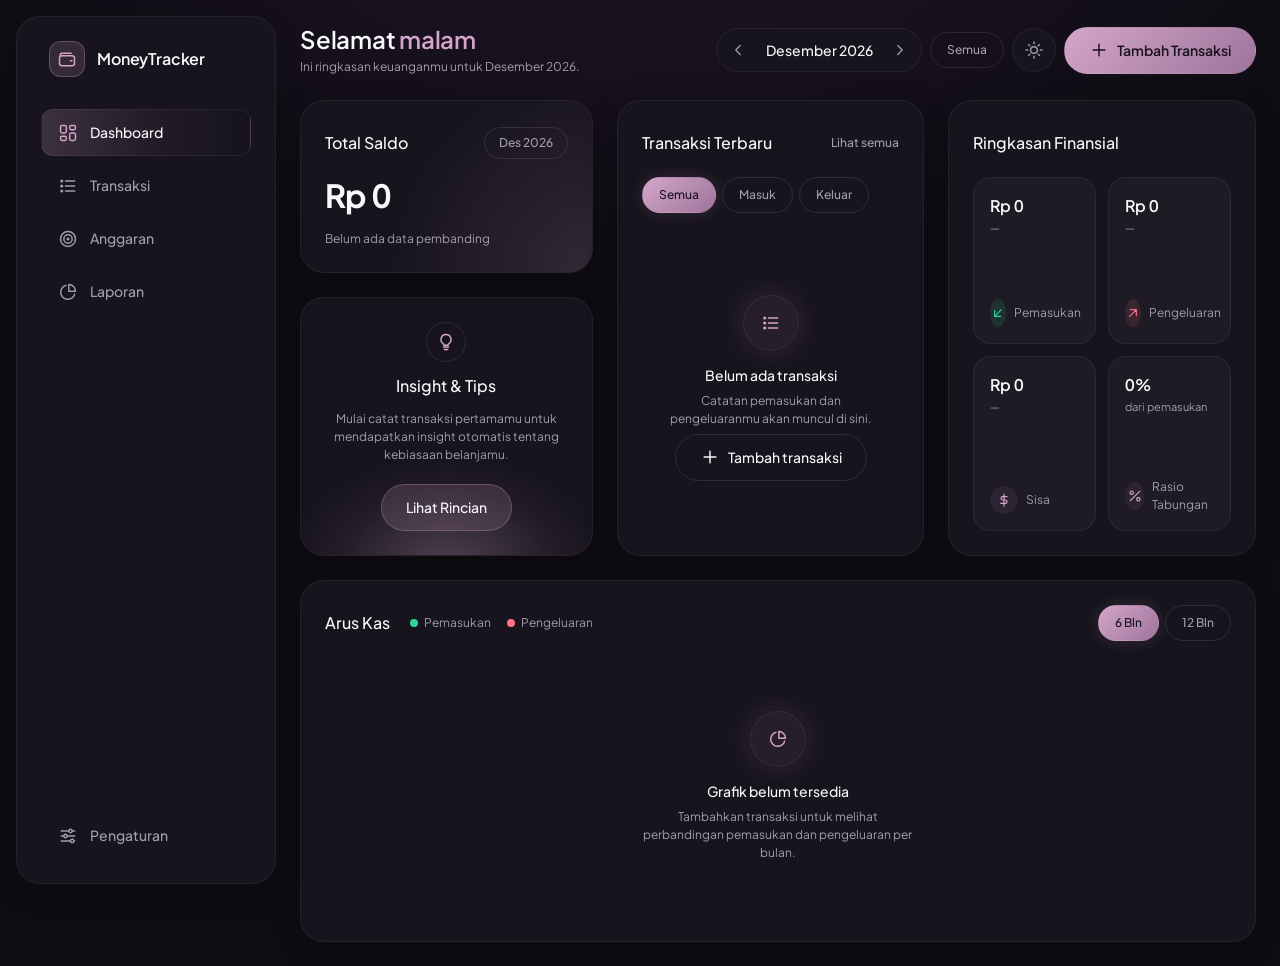
<file: index.html>
<!DOCTYPE html>
<html lang="id" data-theme="dark">
<head>
  <meta charset="UTF-8">
  <meta name="viewport" content="width=device-width, initial-scale=1">
  <title>MoneyTracker — Pelacak Keuangan Pribadi</title>
  <meta name="description" content="Catat pemasukan dan pengeluaran harian, pantau saldo, anggaran, dan arus kas dalam Rupiah. Semua data tersimpan di perangkatmu.">
  <meta name="theme-color" content="#0F0C13">

  <link rel="preconnect" href="https://fonts.googleapis.com">
  <link rel="preconnect" href="https://fonts.gstatic.com" crossorigin>
  <link href="https://fonts.googleapis.com/css2?family=Plus+Jakarta+Sans:wght@400;500;600;700&display=swap" rel="stylesheet">
  <link rel="stylesheet" href="css/style.css">

  <!-- Urutan penting: utils → storage → charts → app -->
  <script defer src="js/utils.js"></script>
  <script defer src="js/storage.js"></script>
  <script defer src="js/charts.js"></script>
  <script defer src="js/app.js"></script>
</head>
<body>
  <a class="skip-link" href="#main" id="skip-link">Lewati ke konten utama</a>

  <!-- ============ SVG ICON SPRITE (stroke 1.75, grid 24px) ============ -->
  <svg class="sprite" aria-hidden="true" focusable="false" xmlns="http://www.w3.org/2000/svg">
    <!-- UI -->
    <symbol id="i-logo" viewBox="0 0 24 24"><path d="M4 8V7a2 2 0 0 1 2-2h11"/><rect x="3" y="8" width="18" height="12" rx="3"/><path d="M16 14h2"/></symbol>
    <symbol id="i-dashboard" viewBox="0 0 24 24"><rect x="3" y="3" width="7" height="9" rx="2"/><rect x="14" y="3" width="7" height="5" rx="2"/><rect x="14" y="12" width="7" height="9" rx="2"/><rect x="3" y="16" width="7" height="5" rx="2"/></symbol>
    <symbol id="i-list" viewBox="0 0 24 24"><path d="M9 6h11M9 12h11M9 18h11"/><circle cx="4.5" cy="6" r="1" fill="currentColor"/><circle cx="4.5" cy="12" r="1" fill="currentColor"/><circle cx="4.5" cy="18" r="1" fill="currentColor"/></symbol>
    <symbol id="i-target" viewBox="0 0 24 24"><circle cx="12" cy="12" r="9"/><circle cx="12" cy="12" r="5"/><circle cx="12" cy="12" r="1" fill="currentColor"/></symbol>
    <symbol id="i-pie" viewBox="0 0 24 24"><path d="M20 14.5A8.5 8.5 0 1 1 9.5 4"/><path d="M13 3a8 8 0 0 1 8 8h-8V3z"/></symbol>
    <symbol id="i-settings" viewBox="0 0 24 24"><path d="M4 6h9M17 6h3M4 12h3M11 12h9M4 18h11M19 18h1"/><circle cx="15" cy="6" r="2"/><circle cx="9" cy="12" r="2"/><circle cx="17" cy="18" r="2"/></symbol>
    <symbol id="i-plus" viewBox="0 0 24 24"><path d="M12 5v14M5 12h14"/></symbol>
    <symbol id="i-chevron-left" viewBox="0 0 24 24"><path d="M15 6l-6 6 6 6"/></symbol>
    <symbol id="i-chevron-right" viewBox="0 0 24 24"><path d="M9 6l6 6-6 6"/></symbol>
    <symbol id="i-sun" viewBox="0 0 24 24"><circle cx="12" cy="12" r="4"/><path d="M12 2.5v2M12 19.5v2M4.5 12h-2M21.5 12h-2M5.6 5.6l1.4 1.4M17 17l1.4 1.4M5.6 18.4L7 17M17 7l1.4-1.4"/></symbol>
    <symbol id="i-moon" viewBox="0 0 24 24"><path d="M20 14.5A8 8 0 0 1 9.5 4a8 8 0 1 0 10.5 10.5z"/></symbol>
    <symbol id="i-search" viewBox="0 0 24 24"><circle cx="11" cy="11" r="7"/><path d="M20 20l-3.5-3.5"/></symbol>
    <symbol id="i-download" viewBox="0 0 24 24"><path d="M12 4v11M7 10l5 5 5-5M5 20h14"/></symbol>
    <symbol id="i-edit" viewBox="0 0 24 24"><path d="M4 20h4L19 9a2.8 2.8 0 0 0-4-4L4 16v4z"/><path d="M13.5 6.5l4 4"/></symbol>
    <symbol id="i-trash" viewBox="0 0 24 24"><path d="M4 7h16M10 11v6M14 11v6M6 7l1 12a2 2 0 0 0 2 2h6a2 2 0 0 0 2-2l1-12M9 7V4h6v3"/></symbol>
    <symbol id="i-close" viewBox="0 0 24 24"><path d="M6 6l12 12M18 6L6 18"/></symbol>
    <symbol id="i-check" viewBox="0 0 24 24"><path d="M5 12.5l4.5 4.5L19 7.5"/></symbol>
    <symbol id="i-alert" viewBox="0 0 24 24"><circle cx="12" cy="12" r="9"/><path d="M12 7.5v5.5"/><circle cx="12" cy="16.5" r="1" fill="currentColor"/></symbol>
    <symbol id="i-calendar" viewBox="0 0 24 24"><rect x="3.5" y="5" width="17" height="15.5" rx="3"/><path d="M3.5 10h17M8 3v4M16 3v4"/></symbol>
    <symbol id="i-arrow-up-right" viewBox="0 0 24 24"><path d="M7 17L17 7M8 7h9v9"/></symbol>
    <symbol id="i-arrow-down-left" viewBox="0 0 24 24"><path d="M17 7L7 17M16 17H7V8"/></symbol>
    <symbol id="i-wallet-stack" viewBox="0 0 24 24"><path d="M12 3v18M16.5 7H10a2.5 2.5 0 0 0 0 5h4a2.5 2.5 0 0 1 0 5H7"/></symbol>
    <symbol id="i-percent" viewBox="0 0 24 24"><path d="M19 5L5 19"/><circle cx="7" cy="7" r="2.5"/><circle cx="17" cy="17" r="2.5"/></symbol>
    <symbol id="i-bulb" viewBox="0 0 24 24"><path d="M9 18h6M10 21h4"/><path d="M12 3a6 6 0 0 0-3.5 10.9c.6.4 1 1.1 1 1.8V16h5v-.3c0-.7.4-1.4 1-1.8A6 6 0 0 0 12 3z"/></symbol>
    <symbol id="i-database" viewBox="0 0 24 24"><ellipse cx="12" cy="6" rx="7" ry="3"/><path d="M5 6v6c0 1.7 3.1 3 7 3s7-1.3 7-3V6M5 12v6c0 1.7 3.1 3 7 3s7-1.3 7-3v-6"/></symbol>
    <symbol id="i-refresh" viewBox="0 0 24 24"><path d="M20 11a8 8 0 0 0-14.3-4.9L4 8M4 4v4h4M4 13a8 8 0 0 0 14.3 4.9L20 16M20 20v-4h-4"/></symbol>
    <symbol id="i-palette" viewBox="0 0 24 24"><path d="M12 3a9 9 0 0 0 0 18c1.1 0 1.7-.9 1.4-1.8-.4-1.2.4-2.2 1.6-2.2H17a4 4 0 0 0 4-4c0-5.5-4-10-9-10z"/><circle cx="7.5" cy="11" r="1" fill="currentColor"/><circle cx="10.5" cy="7.5" r="1" fill="currentColor"/><circle cx="15" cy="8" r="1" fill="currentColor"/></symbol>

    <!-- Kategori -->
    <symbol id="cat-makan" viewBox="0 0 24 24"><path d="M3 12h18a9 8 0 0 1-18 0z"/><path d="M8.5 8.5c0-1 1-1.5 1-2.5M12 8.5c0-1 1-1.5 1-2.5M15.5 8.5c0-1 1-1.5 1-2.5"/></symbol>
    <symbol id="cat-transport" viewBox="0 0 24 24"><path d="M5 11l1.6-4.2A2 2 0 0 1 8.5 5.5h7a2 2 0 0 1 1.9 1.3L19 11"/><rect x="3" y="11" width="18" height="6" rx="2"/><path d="M6 17v2M18 17v2"/><circle cx="7.5" cy="14" r="1" fill="currentColor"/><circle cx="16.5" cy="14" r="1" fill="currentColor"/></symbol>
    <symbol id="cat-belanja" viewBox="0 0 24 24"><path d="M5 8h14l-1 12a1 1 0 0 1-1 1H7a1 1 0 0 1-1-1L5 8z"/><path d="M9 10V6a3 3 0 0 1 6 0v4"/></symbol>
    <symbol id="cat-tagihan" viewBox="0 0 24 24"><path d="M6 3h12v18l-3-2-3 2-3-2-3 2V3z"/><path d="M9 8h6M9 12h6M9 16h3"/></symbol>
    <symbol id="cat-hiburan" viewBox="0 0 24 24"><rect x="3" y="5" width="18" height="14" rx="3"/><path d="M10 9.5v5l4.5-2.5L10 9.5z"/></symbol>
    <symbol id="cat-kesehatan" viewBox="0 0 24 24"><path d="M12 20s-7.5-4.5-7.5-10.2A4.2 4.2 0 0 1 12 7.2a4.2 4.2 0 0 1 7.5 2.6C19.5 15.5 12 20 12 20z"/><path d="M8 12.5h2l1-2 2 4 1-2h2"/></symbol>
    <symbol id="cat-pendidikan" viewBox="0 0 24 24"><path d="M2.5 9L12 4.5 21.5 9 12 13.5 2.5 9z"/><path d="M6.5 11v4.5c0 1.2 2.5 3 5.5 3s5.5-1.8 5.5-3V11M21.5 9v5"/></symbol>
    <symbol id="cat-gaji" viewBox="0 0 24 24"><rect x="2.5" y="6" width="19" height="12" rx="2.5"/><circle cx="12" cy="12" r="2.5"/><circle cx="6.5" cy="12" r=".9" fill="currentColor"/><circle cx="17.5" cy="12" r=".9" fill="currentColor"/></symbol>
    <symbol id="cat-lainnya" viewBox="0 0 24 24"><rect x="3.5" y="3.5" width="17" height="17" rx="5"/><circle cx="8" cy="12" r="1.1" fill="currentColor"/><circle cx="12" cy="12" r="1.1" fill="currentColor"/><circle cx="16" cy="12" r="1.1" fill="currentColor"/></symbol>
  </svg>

  <div class="app-shell">
    <!-- ============ SIDEBAR (desktop) / BOTTOM NAV (mobile) ============ -->
    <aside class="sidebar" aria-label="Navigasi utama">
      <a class="brand" href="#dashboard" id="brand-link" aria-label="MoneyTracker, ke dashboard">
        <span class="brand__mark"><svg class="icon"><use href="#i-logo"/></svg></span>
        <span class="brand__name">MoneyTracker</span>
      </a>

      <nav class="sidebar__nav">
        <ul class="nav-list nav-list--main">
          <li><a class="nav-link" href="#dashboard" data-view="dashboard" id="nav-dashboard">
            <svg class="icon"><use href="#i-dashboard"/></svg><span class="nav-link__label">Dashboard</span></a></li>
          <li><a class="nav-link" href="#transactions" data-view="transactions" id="nav-transactions">
            <svg class="icon"><use href="#i-list"/></svg><span class="nav-link__label">Transaksi</span></a></li>
          <li><a class="nav-link" href="#budget" data-view="budget" id="nav-budget">
            <svg class="icon"><use href="#i-target"/></svg><span class="nav-link__label">Anggaran</span></a></li>
          <li><a class="nav-link" href="#reports" data-view="reports" id="nav-reports">
            <svg class="icon"><use href="#i-pie"/></svg><span class="nav-link__label">Laporan</span></a></li>
        </ul>
        <ul class="nav-list nav-list--footer">
          <li><a class="nav-link" href="#settings" data-view="settings" id="nav-settings">
            <svg class="icon"><use href="#i-settings"/></svg><span class="nav-link__label">Pengaturan</span></a></li>
        </ul>
      </nav>
    </aside>

    <!-- ============ KONTEN UTAMA ============ -->
    <main id="main" class="main" tabindex="-1">
      <header class="topbar">
        <div class="topbar__intro">
          <h1 class="page-title" id="page-title">Selamat <span class="text-accent">datang</span></h1>
          <p class="page-subtitle" id="page-subtitle">Ini ringkasan keuanganmu.</p>
        </div>

        <div class="topbar__actions">
          <div class="period-switcher" role="group" aria-label="Pilih periode">
            <button class="icon-btn icon-btn--sm" type="button" id="period-prev" aria-label="Bulan sebelumnya">
              <svg class="icon"><use href="#i-chevron-left"/></svg>
            </button>
            <span class="period-switcher__label" id="period-label" aria-live="polite">—</span>
            <button class="icon-btn icon-btn--sm" type="button" id="period-next" aria-label="Bulan berikutnya">
              <svg class="icon"><use href="#i-chevron-right"/></svg>
            </button>
          </div>
          <button class="pill" type="button" id="period-all" aria-pressed="false">Semua</button>
          <button class="icon-btn" type="button" id="theme-toggle" aria-label="Ganti ke tema terang">
            <svg class="icon"><use href="#i-sun"/></svg>
          </button>
          <button class="btn btn--primary btn-add" type="button" id="add-transaction-btn" data-action="add-transaction">
            <svg class="icon"><use href="#i-plus"/></svg><span>Tambah Transaksi</span>
          </button>
        </div>
      </header>

      <!-- ===== VIEW: DASHBOARD ===== -->
      <section class="view" id="view-dashboard" data-view-panel="dashboard" aria-label="Dashboard">
        <div class="bento">
          <!-- Total Saldo -->
          <article class="card card--balance area-balance" aria-labelledby="balance-title">
            <header class="card__header">
              <h2 class="card__title" id="balance-title">Total Saldo</h2>
              <span class="chip" id="balance-period-chip">—</span>
            </header>
            <p class="balance-amount" id="balance-amount">Rp 0</p>
            <p class="card__meta" id="balance-delta">Belum ada data pembanding</p>
          </article>

          <!-- Insight & Tips -->
          <article class="card card--insight area-insight" aria-labelledby="insight-title">
            <span class="insight__icon"><svg class="icon"><use href="#i-bulb"/></svg></span>
            <h2 class="card__title" id="insight-title">Insight &amp; Tips</h2>
            <p class="insight__text" id="insight-text">Mulai catat transaksi pertamamu untuk mendapatkan insight otomatis tentang kebiasaan belanjamu.</p>
            <a class="btn btn--glow" href="#reports" id="insight-cta">Lihat Rincian</a>
          </article>

          <!-- Transaksi Terbaru -->
          <article class="card card--list area-recent" aria-labelledby="recent-title">
            <header class="card__header">
              <h2 class="card__title" id="recent-title">Transaksi Terbaru</h2>
              <a class="link-subtle" href="#transactions" id="recent-see-all">Lihat semua</a>
            </header>
            <div class="pill-group" role="group" aria-label="Filter tipe transaksi terbaru">
              <button class="pill" type="button" data-recent-type="all" aria-pressed="true">Semua</button>
              <button class="pill" type="button" data-recent-type="income" aria-pressed="false">Masuk</button>
              <button class="pill" type="button" data-recent-type="expense" aria-pressed="false">Keluar</button>
            </div>
            <ul class="tx-list" id="recent-list"></ul>
            <div class="empty-state" id="recent-empty">
              <span class="empty-state__icon"><svg class="icon"><use href="#i-list"/></svg></span>
              <p class="empty-state__title" id="recent-empty-title">Belum ada transaksi</p>
              <p class="empty-state__text" id="recent-empty-text">Catatan pemasukan dan pengeluaranmu akan muncul di sini.</p>
              <button class="btn btn--ghost btn--sm" type="button" data-action="add-transaction" id="recent-empty-add">
                <svg class="icon"><use href="#i-plus"/></svg>Tambah transaksi
              </button>
            </div>
          </article>

          <!-- Ringkasan Finansial -->
          <article class="card area-summary" aria-labelledby="summary-title">
            <header class="card__header">
              <h2 class="card__title" id="summary-title">Ringkasan Finansial</h2>
            </header>
            <div class="stat-grid">
              <div class="stat-tile">
                <p class="stat-tile__value" id="stat-income">Rp 0</p>
                <p class="stat-tile__delta" id="stat-income-delta">—</p>
                <div class="stat-tile__foot">
                  <span class="stat-tile__icon stat-tile__icon--income"><svg class="icon"><use href="#i-arrow-down-left"/></svg></span>
                  <span class="stat-tile__label">Pemasukan</span>
                </div>
              </div>
              <div class="stat-tile">
                <p class="stat-tile__value" id="stat-expense">Rp 0</p>
                <p class="stat-tile__delta" id="stat-expense-delta">—</p>
                <div class="stat-tile__foot">
                  <span class="stat-tile__icon stat-tile__icon--expense"><svg class="icon"><use href="#i-arrow-up-right"/></svg></span>
                  <span class="stat-tile__label">Pengeluaran</span>
                </div>
              </div>
              <div class="stat-tile">
                <p class="stat-tile__value" id="stat-net">Rp 0</p>
                <p class="stat-tile__delta" id="stat-net-delta">—</p>
                <div class="stat-tile__foot">
                  <span class="stat-tile__icon"><svg class="icon"><use href="#i-wallet-stack"/></svg></span>
                  <span class="stat-tile__label">Sisa</span>
                </div>
              </div>
              <div class="stat-tile">
                <p class="stat-tile__value" id="stat-rate">0%</p>
                <p class="stat-tile__delta" id="stat-rate-hint">dari pemasukan</p>
                <div class="stat-tile__foot">
                  <span class="stat-tile__icon"><svg class="icon"><use href="#i-percent"/></svg></span>
                  <span class="stat-tile__label">Rasio Tabungan</span>
                </div>
              </div>
            </div>
          </article>

          <!-- Arus Kas -->
          <article class="card area-cashflow" aria-labelledby="cashflow-title">
            <header class="card__header card__header--wrap">
              <div class="card__heading">
                <h2 class="card__title" id="cashflow-title">Arus Kas</h2>
                <ul class="legend" aria-label="Keterangan grafik">
                  <li class="legend__item"><span class="legend__dot legend__dot--income"></span>Pemasukan</li>
                  <li class="legend__item"><span class="legend__dot legend__dot--expense"></span>Pengeluaran</li>
                </ul>
              </div>
              <div class="pill-group" role="group" aria-label="Rentang grafik">
                <button class="pill" type="button" data-cashflow-range="6" aria-pressed="true">6 Bln</button>
                <button class="pill" type="button" data-cashflow-range="12" aria-pressed="false">12 Bln</button>
              </div>
            </header>
            <div class="chart" id="cashflow-chart">
              <div class="empty-state empty-state--chart">
                <span class="empty-state__icon"><svg class="icon"><use href="#i-pie"/></svg></span>
                <p class="empty-state__title">Grafik belum tersedia</p>
                <p class="empty-state__text">Tambahkan transaksi untuk melihat perbandingan pemasukan dan pengeluaran per bulan.</p>
              </div>
            </div>
          </article>
        </div>
      </section>

      <!-- ===== VIEW: TRANSAKSI ===== -->
      <section class="view" id="view-transactions" data-view-panel="transactions" aria-label="Transaksi" hidden>
        <article class="card card--list">
          <header class="card__header">
            <div class="card__heading">
              <h2 class="card__title" id="all-title">Daftar Transaksi</h2>
              <span class="chip" id="all-count">0 transaksi</span>
            </div>
            <button class="btn btn--ghost btn--sm" type="button" data-action="add-transaction" id="all-add-btn">
              <svg class="icon"><use href="#i-plus"/></svg>Tambah
            </button>
          </header>
          <ul class="tx-groups" id="all-list" aria-labelledby="all-title"></ul>
          <div class="empty-state" id="all-empty">
            <span class="empty-state__icon"><svg class="icon"><use href="#i-list"/></svg></span>
            <p class="empty-state__title" id="all-empty-title">Belum ada transaksi</p>
            <p class="empty-state__text" id="all-empty-text">Mulai catat pemasukan dan pengeluaran harianmu.</p>
            <button class="btn btn--ghost btn--sm" type="button" data-action="add-transaction" id="all-empty-add">
              <svg class="icon"><use href="#i-plus"/></svg>Tambah transaksi
            </button>
          </div>
        </article>
      </section>

      <!-- ===== VIEW: ANGGARAN ===== -->
      <section class="view" id="view-budget" data-view-panel="budget" aria-label="Anggaran" hidden>
        <article class="card">
          <header class="card__header">
            <h2 class="card__title">Anggaran Bulanan</h2>
          </header>
          <div class="empty-state">
            <span class="empty-state__icon"><svg class="icon"><use href="#i-target"/></svg></span>
            <p class="empty-state__title">Belum ada anggaran</p>
            <p class="empty-state__text">Atur batas pengeluaran per kategori dan pantau progresnya setiap bulan.</p>
          </div>
        </article>
      </section>

      <!-- ===== VIEW: LAPORAN ===== -->
      <section class="view" id="view-reports" data-view-panel="reports" aria-label="Laporan" hidden>
        <article class="card">
          <header class="card__header">
            <h2 class="card__title">Pengeluaran per Kategori</h2>
          </header>
          <div class="empty-state">
            <span class="empty-state__icon"><svg class="icon"><use href="#i-pie"/></svg></span>
            <p class="empty-state__title">Belum ada data</p>
            <p class="empty-state__text">Komposisi pengeluaranmu per kategori akan tampil di sini.</p>
          </div>
        </article>
      </section>

      <!-- ===== VIEW: PENGATURAN ===== -->
      <section class="view" id="view-settings" data-view-panel="settings" aria-label="Pengaturan" hidden>
        <article class="card">
          <header class="card__header">
            <h2 class="card__title">Pengaturan</h2>
          </header>
          <ul class="setting-list">
            <li class="setting-row">
              <span class="setting-row__icon"><svg class="icon"><use href="#i-palette"/></svg></span>
              <div class="setting-row__body">
                <p class="setting-row__title">Tema tampilan</p>
                <p class="setting-row__desc">Gelap adalah tema utama. Tema terang tersedia sebagai opsi.</p>
              </div>
              <button class="btn btn--ghost" type="button" id="settings-theme-btn">Tema terang</button>
            </li>
            <li class="setting-row">
              <span class="setting-row__icon"><svg class="icon"><use href="#i-database"/></svg></span>
              <div class="setting-row__body">
                <p class="setting-row__title">Isi data contoh</p>
                <p class="setting-row__desc">Tambahkan transaksi contoh beberapa bulan terakhir untuk mencoba fitur.</p>
              </div>
              <button class="btn btn--ghost" type="button" id="seed-data-btn">Isi data contoh</button>
            </li>
            <li class="setting-row">
              <span class="setting-row__icon setting-row__icon--danger"><svg class="icon"><use href="#i-refresh"/></svg></span>
              <div class="setting-row__body">
                <p class="setting-row__title">Reset data</p>
                <p class="setting-row__desc">Hapus semua transaksi dan anggaran dari perangkat ini.</p>
              </div>
              <button class="btn btn--danger" type="button" id="reset-data-btn">Reset data</button>
            </li>
          </ul>
        </article>
      </section>
    </main>
  </div>

  <!-- Tombol tambah melayang (mobile) -->
  <button class="fab" type="button" id="fab-add" aria-label="Tambah transaksi" data-action="add-transaction">
    <svg class="icon"><use href="#i-plus"/></svg>
  </button>

  <!-- ============ DIALOG: TAMBAH / EDIT TRANSAKSI ============ -->
  <dialog class="modal" id="tx-dialog" aria-labelledby="tx-dialog-title">
    <form class="modal__panel" id="tx-form" novalidate>
      <header class="modal__header">
        <h2 class="modal__title" id="tx-dialog-title">Tambah Transaksi</h2>
        <button class="icon-btn icon-btn--sm" type="button" data-close-dialog aria-label="Tutup">
          <svg class="icon"><use href="#i-close"/></svg>
        </button>
      </header>

      <div class="modal__body">
        <!-- Tipe -->
        <fieldset class="field">
          <legend class="field__label">Tipe transaksi</legend>
          <div class="segmented">
            <input class="segmented__input" type="radio" name="tipe" id="tx-type-expense" value="expense" checked>
            <label class="segmented__option segmented__option--expense" for="tx-type-expense">
              <svg class="icon"><use href="#i-arrow-up-right"/></svg>Pengeluaran
            </label>
            <input class="segmented__input" type="radio" name="tipe" id="tx-type-income" value="income">
            <label class="segmented__option segmented__option--income" for="tx-type-income">
              <svg class="icon"><use href="#i-arrow-down-left"/></svg>Pemasukan
            </label>
          </div>
        </fieldset>

        <!-- Nominal -->
        <div class="field">
          <label class="field__label" for="tx-amount">Nominal</label>
          <div class="input-affix">
            <span class="input-affix__prefix" aria-hidden="true">Rp</span>
            <input class="input input--amount" type="text" id="tx-amount" name="nominal"
                   inputmode="numeric" autocomplete="off" placeholder="0"
                   aria-describedby="tx-amount-error">
          </div>
          <p class="field__error" id="tx-amount-error"></p>
        </div>

        <!-- Tanggal -->
        <div class="field">
          <label class="field__label" for="tx-date">Tanggal</label>
          <input class="input" type="date" id="tx-date" name="tanggal" required aria-describedby="tx-date-error">
          <p class="field__error" id="tx-date-error"></p>
        </div>

        <!-- Kategori -->
        <fieldset class="field" id="tx-category-field" aria-describedby="tx-category-error">
          <legend class="field__label">Kategori</legend>
          <div class="category-grid" id="tx-category-grid"></div>
          <p class="field__error" id="tx-category-error"></p>
        </fieldset>

        <!-- Catatan -->
        <div class="field">
          <div class="field__label-row">
            <label class="field__label" for="tx-note">Catatan <span class="field__optional">(opsional)</span></label>
            <span class="field__counter" id="tx-note-counter" aria-hidden="true">0/80</span>
          </div>
          <input class="input" type="text" id="tx-note" name="catatan" maxlength="80" autocomplete="off"
                 placeholder="Contoh: Makan siang bareng tim" aria-describedby="tx-note-error">
          <p class="field__error" id="tx-note-error"></p>
        </div>
      </div>

      <footer class="modal__footer">
        <button class="btn btn--ghost" type="button" data-close-dialog>Batal</button>
        <button class="btn btn--primary" type="submit" id="tx-submit">Simpan</button>
      </footer>
    </form>
  </dialog>

  <!-- Notifikasi singkat -->
  <div class="toast-region" id="toast-region" aria-live="polite" aria-atomic="false"></div>
</body>
</html>
</file>
<file: css/style.css>
/* =========================================================
   MoneyTracker — style.css
   Struktur: 1. Tokens  2. Reset/base  3. Layout  4. Komponen
             5. Dashboard  6. Views  7. Responsif  8. Motion
   Semua warna WAJIB lewat variabel di :root (atau blok tema).
   ========================================================= */

/* ---------- 1. DESIGN TOKENS (dari design.md + tambahan) ---------- */
:root {
  /* Colors */
  --bg-body: #0F0C13;
  --bg-glow: #1D1626;
  --bg-card: #17141D;
  --bg-card-hover: #1E1A26;
  --border-color: rgba(255, 255, 255, 0.06);
  --border-strong: rgba(255, 255, 255, 0.1);
  --divider: rgba(255, 255, 255, 0.03);

  /* Text Colors */
  --text-main: #F8F7FA;
  --text-muted: #A19DAB;
  --text-accent: #D4A5C9;
  --text-on-accent: #1A121E;   /* teks gelap di atas gradien aksen agar kontras ≥ 4.5:1 */

  /* Status Colors */
  --color-income: #34D399;
  --color-expense: #FB7185;
  --color-warning: #FBBF77;
  --color-income-soft: rgba(52, 211, 153, 0.12);
  --color-expense-soft: rgba(251, 113, 133, 0.12);
  --color-warning-soft: rgba(251, 191, 119, 0.12);

  /* Accent & Gradients */
  --accent-primary: #D4A5C9;
  --accent-secondary: #9D759B;
  --accent-gradient: linear-gradient(135deg, #D4A5C9 0%, #9D759B 100%);
  --accent-glow: rgba(212, 165, 201, 0.15);
  --accent-soft: rgba(212, 165, 201, 0.08);
  --accent-soft-strong: rgba(212, 165, 201, 0.16);
  --accent-border: rgba(212, 165, 201, 0.28);
  --nav-active-bg: linear-gradient(90deg, rgba(212, 165, 201, 0.2) 0%, rgba(157, 117, 155, 0.08) 55%, rgba(157, 117, 155, 0) 100%);
  --card-glow: radial-gradient(circle at 100% 100%, rgba(212, 165, 201, 0.14) 0%, rgba(212, 165, 201, 0) 60%);
  --insight-glow: radial-gradient(ellipse 70% 55% at 50% 105%, rgba(212, 165, 201, 0.3) 0%, rgba(157, 117, 155, 0.08) 55%, rgba(157, 117, 155, 0) 80%);

  /* Surfaces & effects */
  --bg-hover-soft: rgba(255, 255, 255, 0.03);
  --bg-input: rgba(255, 255, 255, 0.03);
  --bg-nav-glass: rgba(23, 20, 29, 0.82);
  --tooltip-bg: rgba(15, 12, 19, 0.92);
  --overlay-bg: rgba(8, 6, 10, 0.6);
  --shadow-card: 0 8px 32px rgba(0, 0, 0, 0.2);
  --shadow-float: 0 12px 40px rgba(0, 0, 0, 0.35);
  --focus-ring-color: #D4A5C9;

  /* Typography */
  --font-family: 'Plus Jakarta Sans', system-ui, -apple-system, 'Segoe UI', sans-serif;
  --fs-h1: 32px;
  --fs-h2: 24px;
  --fs-h3: 16px;
  --fs-body: 14px;
  --fs-small: 12px;
  --fs-tiny: 11px;

  /* Spacing & Radii */
  --radius-card: 24px;
  --radius-tile: 18px;
  --radius-pill: 9999px;
  --radius-sm: 12px;
  --radius-xs: 8px;
  --gap-main: 24px;
  --gap-inner: 16px;
  --pad-card: 24px;

  /* Layout */
  --sidebar-w: 260px;
  --sidebar-w-compact: 80px;
  --bottom-nav-h: 68px;

  /* Motion */
  --ease: cubic-bezier(0.2, 0.7, 0.2, 1);
  --dur-fast: 0.18s;
  --dur: 0.3s;

  color-scheme: dark;
}

/* ---------- 2. RESET & BASE ---------- */
*, *::before, *::after { box-sizing: border-box; }

html { -webkit-text-size-adjust: 100%; }

body {
  margin: 0;
  min-height: 100vh;
  font-family: var(--font-family);
  font-size: var(--fs-body);
  font-weight: 400;
  line-height: 1.5;
  color: var(--text-main);
  background-color: var(--bg-body);
  background-image: radial-gradient(ellipse 80% 55% at 50% -10%, var(--bg-glow) 0%, var(--bg-body) 70%);
  background-attachment: fixed;
  -webkit-font-smoothing: antialiased;
  -moz-osx-font-smoothing: grayscale;
}

h1, h2, h3, h4, p { margin: 0; }
ul, ol { list-style: none; margin: 0; padding: 0; }
a { color: inherit; text-decoration: none; }
button, input, select, textarea { font: inherit; color: inherit; }
button { cursor: pointer; background: none; border: 0; padding: 0; }
button:disabled { cursor: not-allowed; opacity: 0.4; }

[hidden] { display: none !important; }

:focus-visible {
  outline: 2px solid var(--focus-ring-color);
  outline-offset: 2px;
}

.sprite { position: absolute; width: 0; height: 0; overflow: hidden; }

.icon {
  width: 20px;
  height: 20px;
  flex-shrink: 0;
  fill: none;
  stroke: currentColor;
  stroke-width: 1.75;
  stroke-linecap: round;
  stroke-linejoin: round;
}

.text-accent { color: var(--text-accent); }

.sr-only {
  position: absolute !important;
  width: 1px; height: 1px;
  padding: 0; margin: -1px;
  overflow: hidden;
  clip: rect(0 0 0 0);
  white-space: nowrap;
  border: 0;
}

.skip-link {
  position: fixed;
  top: 12px; left: 12px;
  z-index: 100;
  padding: 10px 16px;
  border-radius: var(--radius-pill);
  background: var(--accent-gradient);
  color: var(--text-on-accent);
  font-weight: 600;
  transform: translateY(-200%);
  transition: transform var(--dur) var(--ease);
}
.skip-link:focus { transform: translateY(0); }

/* ---------- 3. LAYOUT (mobile-first) ---------- */
.app-shell {
  max-width: 1440px;
  margin: 0 auto;
  padding: 16px 16px calc(var(--bottom-nav-h) + 32px);
}

/* Sidebar → bottom navigation di mobile */
.sidebar {
  position: fixed;
  left: 12px; right: 12px; bottom: 12px;
  z-index: 40;
  padding: 6px;
  background: var(--bg-nav-glass);
  -webkit-backdrop-filter: blur(16px);
  backdrop-filter: blur(16px);
  border: 1px solid var(--border-color);
  border-radius: var(--radius-card);
  box-shadow: var(--shadow-float);
}

.brand { display: none; align-items: center; gap: 12px; }
.brand__mark {
  display: grid;
  place-items: center;
  width: 36px; height: 36px;
  border-radius: var(--radius-sm);
  background: var(--accent-soft-strong);
  border: 1px solid var(--accent-border);
  color: var(--accent-primary);
}
.brand__name { font-size: var(--fs-h3); font-weight: 600; letter-spacing: -0.01em; }

.sidebar__nav { display: flex; }
.nav-list { display: contents; }
.nav-list li { flex: 1; min-width: 0; }

.nav-link {
  position: relative;
  display: flex;
  flex-direction: column;
  align-items: center;
  gap: 3px;
  padding: 8px 4px;
  border-radius: 18px;
  color: var(--text-muted);
  font-size: var(--fs-tiny);
  font-weight: 500;
  transition: color var(--dur) var(--ease), background-color var(--dur) var(--ease);
}
.nav-link:hover { color: var(--text-main); background-color: var(--bg-hover-soft); }
.nav-link[aria-current="page"] {
  color: var(--text-main);
  background: var(--accent-soft-strong);
}
.nav-link[aria-current="page"] .icon { color: var(--accent-primary); }
.nav-link__label { white-space: nowrap; overflow: hidden; text-overflow: ellipsis; max-width: 100%; }

.main {
  min-width: 0;
  display: flex;
  flex-direction: column;
  gap: var(--gap-main);
  outline: none;
}

/* Topbar */
.topbar {
  display: flex;
  flex-wrap: wrap;
  align-items: center;
  justify-content: space-between;
  gap: var(--gap-inner);
  padding-top: 8px;
}
.page-title { font-size: var(--fs-h2); font-weight: 600; letter-spacing: -0.01em; line-height: 1.25; }
.page-subtitle { margin-top: 4px; font-size: var(--fs-small); color: var(--text-muted); }

.topbar__actions {
  display: flex;
  align-items: center;
  gap: 8px;
  width: 100%;
}

/* ---------- 4. KOMPONEN ---------- */

/* Kartu */
.card {
  position: relative;
  min-width: 0;
  display: flex;
  flex-direction: column;
  gap: var(--gap-inner);
  padding: var(--pad-card);
  background-color: var(--bg-card);
  border: 1px solid var(--border-color);
  border-radius: var(--radius-card);
  box-shadow: var(--shadow-card);
  overflow: hidden;
}
.card__header {
  display: flex;
  align-items: center;
  justify-content: space-between;
  gap: 12px;
  min-height: 36px;
}
.card__header--wrap { flex-wrap: wrap; }
.card__heading { display: flex; flex-wrap: wrap; align-items: center; gap: 8px 20px; }
.card__title { font-size: var(--fs-h3); font-weight: 500; }
.card__meta { font-size: var(--fs-small); color: var(--text-muted); }

/* Chip (label kecil non-interaktif) */
.chip {
  display: inline-flex;
  align-items: center;
  padding: 6px 14px;
  border-radius: var(--radius-pill);
  border: 1px solid var(--border-strong);
  font-size: var(--fs-small);
  font-weight: 500;
  color: var(--text-muted);
  white-space: nowrap;
}

/* Pill (tab/toggle) */
.pill-group { display: flex; flex-wrap: wrap; gap: 6px; }
.pill {
  display: inline-flex;
  align-items: center;
  justify-content: center;
  gap: 6px;
  min-height: 34px;
  padding: 8px 16px;
  border-radius: var(--radius-pill);
  border: 1px solid var(--border-strong);
  background: transparent;
  color: var(--text-muted);
  font-size: var(--fs-small);
  font-weight: 500;
  white-space: nowrap;
  transition: color var(--dur) var(--ease), background-color var(--dur) var(--ease),
              border-color var(--dur) var(--ease), box-shadow var(--dur) var(--ease);
}
.pill:hover { color: var(--text-main); border-color: var(--accent-border); }
.pill[aria-pressed="true"] {
  background: var(--accent-gradient);
  border-color: transparent;
  color: var(--text-on-accent);
  box-shadow: 0 0 16px var(--accent-glow);
}

/* Tombol */
.btn {
  display: inline-flex;
  align-items: center;
  justify-content: center;
  gap: 8px;
  min-height: 44px;
  padding: 12px 24px;
  border-radius: var(--radius-pill);
  border: 1px solid transparent;
  font-size: var(--fs-body);
  font-weight: 500;
  white-space: nowrap;
  transition: transform var(--dur-fast) var(--ease), box-shadow var(--dur) var(--ease),
              background-color var(--dur) var(--ease), border-color var(--dur) var(--ease), color var(--dur) var(--ease);
}
.btn:active { transform: translateY(1px) scale(0.99); }
.btn--primary {
  background: var(--accent-gradient);
  color: var(--text-on-accent);
  font-weight: 600;
  box-shadow: 0 0 0 0 var(--accent-glow);
}
.btn--primary:hover { box-shadow: 0 0 24px var(--accent-glow), 0 0 0 4px var(--accent-soft); }
.btn--ghost {
  background: transparent;
  border-color: var(--border-strong);
  color: var(--text-main);
}
.btn--ghost:hover { background-color: var(--bg-hover-soft); border-color: var(--accent-border); }
.btn--danger {
  background: var(--color-expense-soft);
  border-color: transparent;
  color: var(--color-expense);
}
.btn--danger:hover { border-color: var(--color-expense); }
.btn--glow {
  background: var(--accent-soft-strong);
  border-color: var(--accent-border);
  color: var(--text-main);
  -webkit-backdrop-filter: blur(8px);
  backdrop-filter: blur(8px);
}
.btn--glow:hover { background: var(--accent-glow); box-shadow: 0 0 24px var(--accent-glow); }

.icon-btn {
  display: inline-grid;
  place-items: center;
  flex-shrink: 0;
  width: 44px; height: 44px;
  border-radius: 50%;
  border: 1px solid var(--border-color);
  background-color: var(--bg-card);
  color: var(--text-muted);
  transition: color var(--dur) var(--ease), background-color var(--dur) var(--ease), border-color var(--dur) var(--ease);
}
.icon-btn:hover { color: var(--text-main); background-color: var(--bg-card-hover); border-color: var(--accent-border); }
.icon-btn--sm { width: 34px; height: 34px; border-color: transparent; background-color: transparent; }
.icon-btn--sm .icon { width: 18px; height: 18px; }

.link-subtle {
  font-size: var(--fs-small);
  font-weight: 500;
  color: var(--text-muted);
  border-radius: var(--radius-xs);
  transition: color var(--dur) var(--ease);
}
.link-subtle:hover { color: var(--text-accent); }

/* Pemilih periode */
.period-switcher {
  display: flex;
  align-items: center;
  justify-content: space-between;
  flex: 1;
  gap: 4px;
  min-height: 44px;
  padding: 4px;
  border-radius: var(--radius-pill);
  border: 1px solid var(--border-color);
  background-color: var(--bg-card);
}
.period-switcher__label {
  min-width: 120px;
  text-align: center;
  font-size: var(--fs-body);
  font-weight: 500;
  white-space: nowrap;
}

/* Empty state */
.empty-state {
  flex: 1;
  display: flex;
  flex-direction: column;
  align-items: center;
  justify-content: center;
  gap: 6px;
  padding: 32px 16px;
  text-align: center;
}
.empty-state__icon {
  display: grid;
  place-items: center;
  width: 56px; height: 56px;
  margin-bottom: 8px;
  border-radius: 50%;
  background: var(--accent-soft);
  border: 1px solid var(--border-color);
  color: var(--accent-primary);
  box-shadow: 0 0 32px var(--accent-glow);
}
.empty-state__title { font-size: var(--fs-body); font-weight: 500; }
.empty-state__text { max-width: 280px; font-size: var(--fs-small); color: var(--text-muted); }

/* Legend grafik */
.legend { display: flex; gap: 16px; }
.legend__item { display: inline-flex; align-items: center; gap: 6px; font-size: var(--fs-small); color: var(--text-muted); }
.legend__dot { width: 8px; height: 8px; border-radius: 50%; }
.legend__dot--income { background-color: var(--color-income); }
.legend__dot--expense { background-color: var(--color-expense); }

/* FAB (mobile) */
.fab {
  position: fixed;
  right: 20px;
  bottom: calc(var(--bottom-nav-h) + 28px);
  z-index: 41;
  display: grid;
  place-items: center;
  width: 56px; height: 56px;
  border-radius: 50%;
  background: var(--accent-gradient);
  color: var(--text-on-accent);
  box-shadow: var(--shadow-float), 0 0 24px var(--accent-glow);
  transition: transform var(--dur-fast) var(--ease), box-shadow var(--dur) var(--ease);
}
.fab .icon { width: 24px; height: 24px; stroke-width: 2; }
.fab:hover { transform: translateY(-2px); }
.fab:active { transform: scale(0.96); }

/* ---------- 5. DASHBOARD (bento grid) ---------- */
.bento {
  display: grid;
  gap: var(--gap-main);
  grid-template-columns: minmax(0, 1fr);
  grid-template-areas:
    "balance"
    "summary"
    "recent"
    "insight"
    "cashflow";
}
.area-balance  { grid-area: balance; }
.area-insight  { grid-area: insight; }
.area-recent   { grid-area: recent; }
.area-summary  { grid-area: summary; }
.area-cashflow { grid-area: cashflow; }

/* Total Saldo */
.card--balance::after {
  content: "";
  position: absolute;
  inset: 0;
  background: var(--card-glow);
  pointer-events: none;
}
.card--balance > * { position: relative; z-index: 1; }
.balance-amount {
  font-size: var(--fs-h1);
  font-weight: 700;
  letter-spacing: -0.02em;
  line-height: 1.15;
  font-variant-numeric: tabular-nums;
  overflow-wrap: anywhere;
}

/* Insight */
.card--insight {
  align-items: center;
  justify-content: center;
  text-align: center;
  gap: 12px;
  min-height: 220px;
}
.card--insight::before {
  content: "";
  position: absolute;
  inset: 0;
  background: var(--insight-glow);
  pointer-events: none;
}
.card--insight > * { position: relative; z-index: 1; }
.insight__icon {
  display: grid;
  place-items: center;
  width: 40px; height: 40px;
  border-radius: 50%;
  border: 1px solid var(--border-strong);
  color: var(--accent-primary);
}
.insight__text { max-width: 300px; font-size: var(--fs-small); color: var(--text-muted); }
.card--insight .btn { margin-top: 8px; }

/* Daftar transaksi */
.card--list { min-height: 360px; }
.tx-list { display: flex; flex-direction: column; }

/* Ringkasan: grid tile */
.stat-grid {
  flex: 1;
  display: grid;
  grid-template-columns: repeat(2, minmax(0, 1fr));
  gap: 12px;
}
.stat-tile {
  display: flex;
  flex-direction: column;
  gap: 2px;
  min-width: 0;
  padding: 16px;
  border-radius: var(--radius-tile);
  border: 1px solid var(--border-color);
  background-color: var(--bg-hover-soft);
  transition: background-color var(--dur) var(--ease), border-color var(--dur) var(--ease), transform var(--dur) var(--ease);
}
.stat-tile:hover { background-color: var(--bg-card-hover); border-color: var(--border-strong); transform: translateY(-2px); }
.stat-tile__value {
  font-size: var(--fs-h3);
  font-weight: 600;
  letter-spacing: -0.01em;
  font-variant-numeric: tabular-nums;
  overflow-wrap: anywhere;
}
.stat-tile__delta { font-size: var(--fs-tiny); color: var(--text-muted); font-variant-numeric: tabular-nums; }
.stat-tile__delta.is-positive { color: var(--color-income); }
.stat-tile__delta.is-negative { color: var(--color-expense); }
.stat-tile__foot { display: flex; align-items: center; gap: 8px; margin-top: auto; padding-top: 16px; }
.stat-tile__icon {
  display: grid;
  place-items: center;
  width: 28px; height: 28px;
  border-radius: 50%;
  background-color: var(--accent-soft);
  color: var(--accent-primary);
}
.stat-tile__icon .icon { width: 16px; height: 16px; }
.stat-tile__icon--income { background-color: var(--color-income-soft); color: var(--color-income); }
.stat-tile__icon--expense { background-color: var(--color-expense-soft); color: var(--color-expense); }
.stat-tile__label { font-size: var(--fs-small); color: var(--text-muted); }

/* Grafik */
.chart {
  position: relative;
  display: flex;
  min-height: 260px;
}
.empty-state--chart { padding: 24px 16px; }

/* ---------- 6. VIEWS ---------- */
.view { display: flex; flex-direction: column; gap: var(--gap-main); }
.view:not([hidden]) { animation: view-in 0.4s var(--ease); }

/* Pengaturan */
.setting-list { display: flex; flex-direction: column; }
.setting-row {
  display: grid;
  grid-template-columns: auto minmax(0, 1fr);
  align-items: center;
  gap: 12px 16px;
  padding: 16px 0;
  border-bottom: 1px solid var(--border-color);
}
.setting-row:last-child { border-bottom: 0; padding-bottom: 0; }
.setting-row .btn { grid-column: 1 / -1; }
.setting-row__icon {
  display: grid;
  place-items: center;
  width: 40px; height: 40px;
  border-radius: var(--radius-sm);
  background-color: var(--accent-soft);
  color: var(--accent-primary);
}
.setting-row__icon--danger { background-color: var(--color-expense-soft); color: var(--color-expense); }
.setting-row__title { font-weight: 500; }
.setting-row__desc { font-size: var(--fs-small); color: var(--text-muted); }

/* ---------- 7. RESPONSIF ---------- */

/* ≥ 480px: tombol pengaturan sejajar */
@media (min-width: 480px) {
  .setting-row { grid-template-columns: auto minmax(0, 1fr) auto; }
  .setting-row .btn { grid-column: auto; }
}

/* ≥ 768px (tablet): sidebar ikon 80px, grid 2 kolom */
@media (min-width: 768px) {
  .app-shell {
    display: grid;
    grid-template-columns: var(--sidebar-w-compact) minmax(0, 1fr);
    gap: var(--gap-main);
    padding: 16px 24px 24px 16px;
  }

  .sidebar {
    position: sticky;
    top: 16px;
    left: auto; right: auto; bottom: auto;
    height: calc(100vh - 32px);
    display: flex;
    flex-direction: column;
    padding: 24px 12px;
    background: var(--bg-card);
    -webkit-backdrop-filter: none;
    backdrop-filter: none;
    box-shadow: var(--shadow-card);
  }
  .brand { display: flex; justify-content: center; margin-bottom: 32px; border-radius: var(--radius-sm); }
  .brand__name { display: none; }

  .sidebar__nav { flex: 1; flex-direction: column; justify-content: space-between; }
  .nav-list { display: flex; flex-direction: column; gap: 6px; }
  .nav-link {
    flex-direction: row;
    justify-content: center;
    gap: 12px;
    padding: 12px;
    border-radius: var(--radius-sm);
    font-size: var(--fs-body);
    border: 1px solid transparent;
  }
  .nav-link[aria-current="page"] { background: var(--nav-active-bg); border-color: var(--border-color); }

  .topbar__actions { width: auto; }
  .period-switcher { flex: 0 0 auto; }
  .fab { display: none; }

  .bento {
    grid-template-columns: repeat(2, minmax(0, 1fr));
    grid-template-areas:
      "balance  insight"
      "recent   summary"
      "cashflow cashflow";
  }
}

/* Label sidebar disembunyikan secara visual di mode ikon (tetap terbaca screen reader) */
@media (min-width: 768px) and (max-width: 1023.98px) {
  .nav-link__label {
    position: absolute;
    width: 1px; height: 1px;
    overflow: hidden;
    clip: rect(0 0 0 0);
    white-space: nowrap;
  }
}

/* Mobile: tombol tambah di topbar diganti FAB */
@media (max-width: 767.98px) {
  .btn-add { display: none; }
}

/* ≥ 1024px (desktop): sidebar penuh 260px */
@media (min-width: 1024px) {
  .app-shell { grid-template-columns: var(--sidebar-w) minmax(0, 1fr); padding: 16px 24px 24px 16px; }
  .sidebar { padding: 24px; }
  .brand { justify-content: flex-start; padding: 0 8px; }
  .brand__name { display: inline; }
  .nav-link { justify-content: flex-start; padding: 12px 16px; }
}

/* ≥ 1280px: bento 3 kolom seperti referensi (ruang cukup untuk nominal Rupiah panjang) */
@media (min-width: 1280px) {
  .bento {
    grid-template-columns: minmax(0, 1fr) minmax(0, 1.05fr) minmax(0, 1.05fr);
    grid-template-areas:
      "balance  recent   summary"
      "insight  recent   summary"
      "cashflow cashflow cashflow";
  }
}

/* ---------- 8. MOTION ---------- */
@keyframes view-in {
  from { opacity: 0; transform: translateY(8px); }
  to   { opacity: 1; transform: translateY(0); }
}

@media (prefers-reduced-motion: reduce) {
  *, *::before, *::after {
    animation-duration: 0.01ms !important;
    animation-iteration-count: 1 !important;
    transition-duration: 0.01ms !important;
    scroll-behavior: auto !important;
  }
}
</file>
